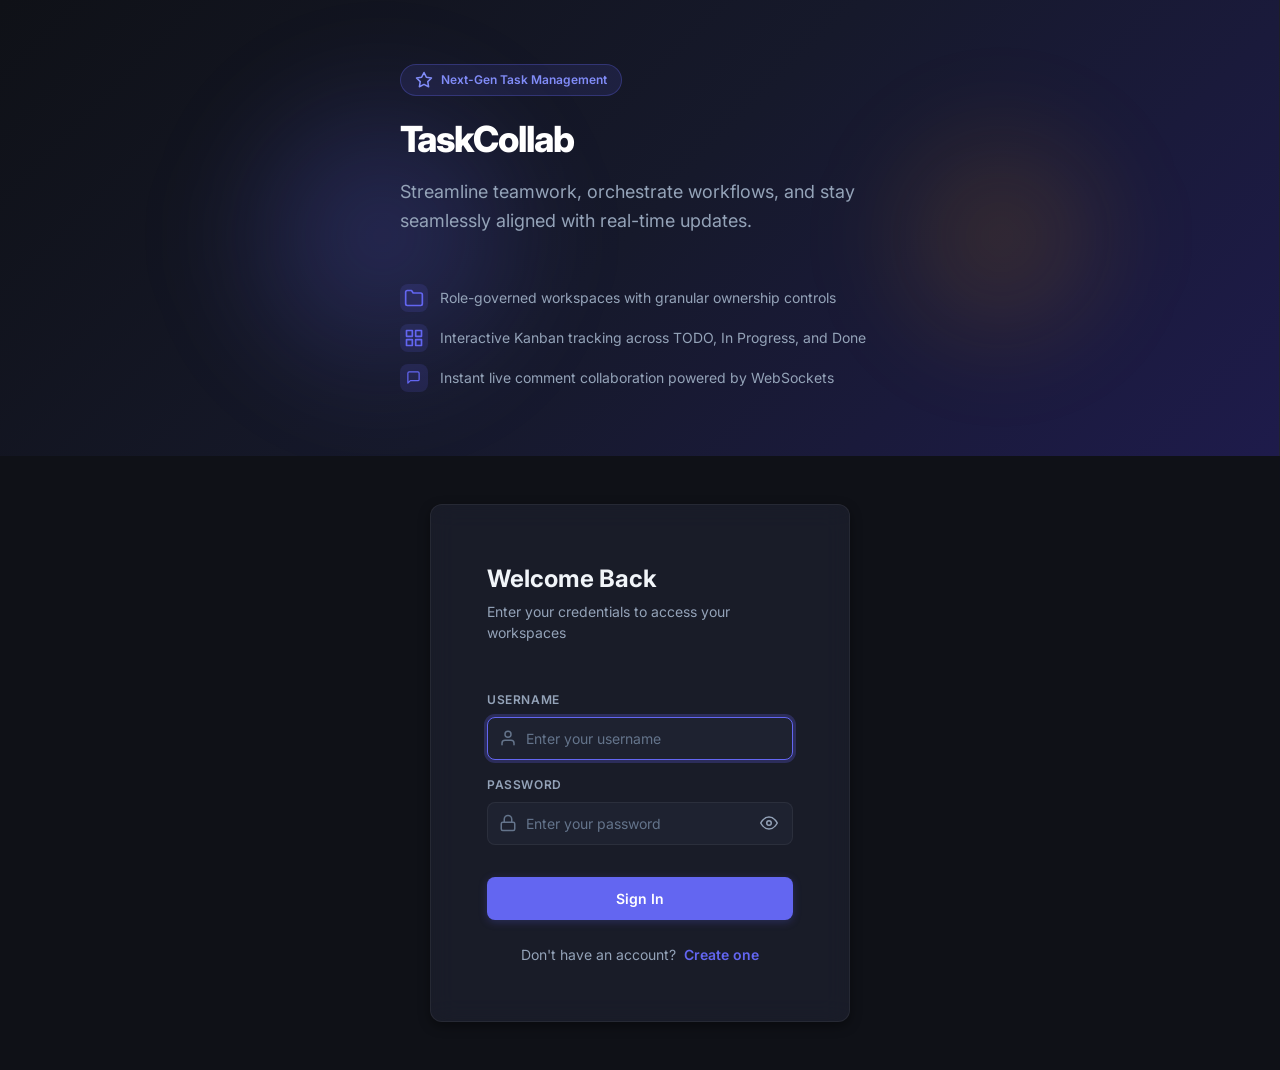
<file: frontend/index.html>
<!DOCTYPE html>
<html lang="en">
<head>
    <meta charset="UTF-8">
    <meta name="viewport" content="width=device-width, initial-scale=1.0">
    <meta name="description" content="TaskCollab — High-performance real-time task collaboration platform.">
    <title>TaskCollab — Real-time Task Collaboration</title>

    <!-- Google Fonts -->
    <link rel="preconnect" href="https://fonts.googleapis.com">
    <link rel="preconnect" href="https://fonts.gstatic.com" crossorigin>
    <link href="https://fonts.googleapis.com/css2?family=Inter:wght@400;500;600;700;800&display=swap" rel="stylesheet">

    <!-- Stylesheets -->
    <link rel="stylesheet" href="css/variables.css">
    <link rel="stylesheet" href="css/reset.css">
    <link rel="stylesheet" href="css/base.css">
    <link rel="stylesheet" href="css/layout.css">
    <link rel="stylesheet" href="css/components.css">
    <link rel="stylesheet" href="css/pages.css">
    <link rel="stylesheet" href="css/animations.css">
</head>
<body>
    <div id="app">
        <!-- Sidebar Navigation -->
        <aside id="sidebar"></aside>

        <!-- Main Body -->
        <div class="app-body">
            <header id="app-header"></header>

            <main id="main-content"></main>

            <footer id="app-footer">
                <span class="status-indicator">
                    <span class="status-dot disconnected"></span>
                    <span>Real-time Broker</span>
                </span>
                <span class="copyright">TaskCollab &copy; 2026</span>
            </footer>
        </div>
    </div>

    <!-- Toast Notification Container -->
    <div id="toast-container"></div>

    <!-- External Client Libraries -->
    <script src="lib/sockjs.min.js"></script>
    <script src="lib/stomp.min.js"></script>

    <!-- Core Modules -->
    <script src="js/core/utils.js"></script>
    <script src="js/core/auth.js"></script>
    <script src="js/core/api.js"></script>
    <script src="js/core/websocket.js"></script>
    <script src="js/core/router.js"></script>

    <!-- UI Components -->
    <script src="js/components/avatar.js"></script>
    <script src="js/components/badge.js"></script>
    <script src="js/components/loader.js"></script>
    <script src="js/components/modal.js"></script>
    <script src="js/components/confirm-dialog.js"></script>
    <script src="js/components/toast.js"></script>
    <script src="js/components/sidebar.js"></script>

    <!-- Pages -->
    <script src="js/pages/auth.js"></script>
    <script src="js/pages/dashboard.js"></script>
    <script src="js/pages/workspace.js"></script>
    <script src="js/pages/task-detail.js"></script>

    <!-- Application Bootstrap -->
    <script src="js/app.js"></script>
</body>
</html>
</file>
<file: frontend/css/variables.css>
:root {
  /* Backgrounds */
  --bg-primary: #0f1117;
  --bg-secondary: #161923;
  --bg-tertiary: #1e2230;
  --bg-hover: #262b3d;
  --bg-glass: rgba(30, 34, 48, 0.7);
  --bg-glass-border: rgba(255, 255, 255, 0.06);

  /* Accent Primary */
  --accent-primary: #6366f1;
  --accent-primary-hover: #818cf8;
  --accent-primary-glow: rgba(99, 102, 241, 0.25);
  --accent-primary-muted: rgba(99, 102, 241, 0.12);

  /* Accent Secondary (Amber/Orange warnings and owner indicators) */
  --accent-secondary: #f59e0b;

  /* Text Colors */
  --text-primary: #f1f5f9;
  --text-secondary: #94a3b8;
  --text-tertiary: #64748b;

  /* Status Colors */
  --status-todo: #6366f1;
  --status-in-progress: #f59e0b;
  --status-done: #22c55e;

  /* Priority Colors */
  --priority-high: #ef4444;
  --priority-medium: #f59e0b;
  --priority-low: #22c55e;

  /* Workspace Role Badges */
  --role-owner: #f59e0b;
  --role-worker: #6366f1;
  --role-viewer: #64748b;

  /* General Feedback Alerts */
  --success: #22c55e;
  --error: #ef4444;
  --warning: #f59e0b;
  --info: #3b82f6;

  /* Borders & Dividers */
  --border-default: rgba(255, 255, 255, 0.06);
  --border-hover: rgba(255, 255, 255, 0.12);

  /* Typography Fonts & Sizes */
  --font-primary: 'Inter', -apple-system, BlinkMacSystemFont, sans-serif;
  --text-xs: 0.75rem;     /* 12px */
  --text-sm: 0.875rem;    /* 14px */
  --text-base: 1rem;      /* 16px */
  --text-lg: 1.125rem;    /* 18px */
  --text-xl: 1.25rem;     /* 20px */
  --text-2xl: 1.5rem;     /* 24px */
  --text-3xl: 1.875rem;   /* 30px */
  --text-4xl: 2.25rem;    /* 36px */

  /* Spacing Scale (8px Grid) */
  --space-1: 4px;
  --space-2: 8px;
  --space-3: 12px;
  --space-4: 16px;
  --space-5: 24px;
  --space-6: 48px;
  --space-7: 56px;
  --space-8: 64px;

  /* Border Radii */
  --radius-sm: 6px;
  --radius-md: 8px;
  --radius-lg: 12px;
  --radius-xl: 16px;
  --radius-full: 9999px;

  /* Shadow & Elevation Effects */
  --shadow-sm: 0 1px 3px rgba(0, 0, 0, 0.3);
  --shadow-md: 0 4px 12px rgba(0, 0, 0, 0.4);
  --shadow-lg: 0 8px 24px rgba(0, 0, 0, 0.5);
  --shadow-xl: 0 16px 48px rgba(0, 0, 0, 0.6);

  /* Animation Timing Transitions */
  --ease-out: cubic-bezier(0.16, 1, 0.3, 1);

  /* App Shell Sizing */
  --sidebar-width: 260px;
  --sidebar-collapsed: 64px;
}
</file>
<file: frontend/css/base.css>
/* Global Base Styles */
body {
  font-family: var(--font-primary);
  background-color: var(--bg-primary);
  color: var(--text-primary);
  overflow-x: hidden;
}

/* Custom Scrollbar for Dark Theme */
::-webkit-scrollbar {
  width: 8px;
  height: 8px;
}

::-webkit-scrollbar-track {
  background: var(--bg-primary);
}

::-webkit-scrollbar-thumb {
  background: var(--bg-tertiary);
  border-radius: var(--radius-full);
}

::-webkit-scrollbar-thumb:hover {
  background: var(--bg-hover);
}

/* Base Selection Highlight */
::selection {
  background-color: var(--accent-primary-glow);
  color: var(--text-primary);
}

/* Focus outline styles for accessibility */
*:focus-visible {
  outline: 2px solid var(--accent-primary);
  outline-offset: 4px;
}
</file>
<file: frontend/css/layout.css>
/* App Shell Layout */
#app {
  display: flex;
  min-height: 100vh;
  background-color: var(--bg-primary);
  color: var(--text-primary);
  position: relative;
}

/* Sidebar Shell */
#sidebar {
  width: var(--sidebar-width);
  min-width: var(--sidebar-width);
  height: 100vh;
  position: sticky;
  top: 0;
  left: 0;
  background: var(--bg-secondary);
  border-right: 1px solid var(--border-default);
  display: flex;
  flex-direction: column;
  z-index: 40;
  transition: width 0.3s var(--ease-out), transform 0.3s var(--ease-out);
}

#sidebar.collapsed {
  width: var(--sidebar-collapsed);
  min-width: var(--sidebar-collapsed);
}

/* App Body (Header + Main Content + Footer) */
.app-body {
  flex: 1;
  display: flex;
  flex-direction: column;
  min-width: 0; /* Prevents flex children from overflowing */
  min-height: 100vh;
}

/* App Header */
#app-header {
  height: 64px;
  background: var(--bg-glass);
  backdrop-filter: blur(12px) saturate(150%);
  -webkit-backdrop-filter: blur(12px) saturate(150%);
  border-bottom: 1px solid var(--border-default);
  display: flex;
  align-items: center;
  justify-content: space-between;
  padding: 0 var(--space-5);
  position: sticky;
  top: 0;
  z-index: 30;
}

.header-left, .header-right {
  display: flex;
  align-items: center;
  gap: var(--space-3);
}

/* Breadcrumb Navigation */
.breadcrumb {
  display: flex;
  align-items: center;
  gap: var(--space-2);
  font-size: var(--text-sm);
  color: var(--text-secondary);
}

.breadcrumb a {
  color: var(--text-secondary);
  transition: color 0.15s ease;
}

.breadcrumb a:hover {
  color: var(--text-primary);
}

.breadcrumb-separator {
  color: var(--text-tertiary);
}

.breadcrumb-current {
  color: var(--text-primary);
  font-weight: 500;
}

/* Main Content Area */
#main-content {
  flex: 1;
  padding: var(--space-5);
  display: flex;
  flex-direction: column;
  max-width: 1600px;
  width: 100%;
  margin: 0 auto;
}

/* Fullscreen pages (like Auth) */
#main-content.auth-page {
  padding: 0;
  max-width: 100%;
}

/* Footer */
#app-footer {
  height: 44px;
  background: var(--bg-secondary);
  border-top: 1px solid var(--border-default);
  display: flex;
  align-items: center;
  justify-content: space-between;
  padding: 0 var(--space-5);
  font-size: var(--text-xs);
  color: var(--text-tertiary);
  margin-top: auto;
}

.status-indicator {
  display: flex;
  align-items: center;
  gap: var(--space-2);
}

.status-dot {
  width: 8px;
  height: 8px;
  border-radius: var(--radius-full);
  background-color: var(--success);
  box-shadow: 0 0 8px rgba(34, 197, 94, 0.4);
}

.status-dot.disconnected {
  background-color: var(--error);
  box-shadow: 0 0 8px rgba(239, 68, 68, 0.4);
}

/* Toast Container */
#toast-container {
  position: fixed;
  bottom: 24px;
  right: 24px;
  display: flex;
  flex-direction: column;
  gap: var(--space-3);
  z-index: 100;
  pointer-events: none;
}

/* Mobile Sidebar Backdrop */
.sidebar-backdrop {
  display: none;
  position: fixed;
  inset: 0;
  background: rgba(0, 0, 0, 0.6);
  backdrop-filter: blur(4px);
  -webkit-backdrop-filter: blur(4px);
  z-index: 39;
}

/* Responsive Media Queries */
@media (max-width: 1024px) {
  #sidebar {
    width: var(--sidebar-collapsed);
    min-width: var(--sidebar-collapsed);
  }
}

@media (max-width: 768px) {
  #sidebar {
    position: fixed;
    transform: translateX(-100%);
    width: var(--sidebar-width);
    min-width: var(--sidebar-width);
    z-index: 50;
  }

  #sidebar.mobile-open {
    transform: translateX(0);
  }

  .sidebar-backdrop.active {
    display: block;
  }

  #main-content {
    padding: var(--space-4);
  }

  #app-header {
    padding: 0 var(--space-4);
  }
}
</file>
<file: frontend/css/components.css>
/* ==========================================================================
   BUTTONS
   ========================================================================== */
.btn {
  display: inline-flex;
  align-items: center;
  justify-content: center;
  gap: var(--space-2);
  padding: 10px 18px;
  font-size: var(--text-sm);
  font-weight: 600;
  border-radius: var(--radius-md);
  border: 1px solid transparent;
  cursor: pointer;
  transition: all 0.2s ease;
  user-select: none;
  white-space: nowrap;
}

.btn:active {
  transform: scale(0.98);
}

.btn:disabled, .btn[aria-disabled="true"] {
  opacity: 0.5;
  cursor: not-allowed;
  transform: none !important;
}

.btn-primary {
  background-color: var(--accent-primary);
  color: #ffffff;
  box-shadow: 0 2px 8px var(--accent-primary-glow);
}

.btn-primary:hover:not(:disabled) {
  background-color: var(--accent-primary-hover);
  box-shadow: 0 4px 14px rgba(99, 102, 241, 0.4);
  transform: translateY(-1px);
}

.btn-secondary {
  background: var(--bg-tertiary);
  color: var(--text-primary);
  border: 1px solid var(--border-default);
}

.btn-secondary:hover:not(:disabled) {
  background: var(--bg-hover);
  border-color: var(--border-hover);
  color: var(--text-primary);
}

.btn-danger {
  background: rgba(239, 68, 68, 0.12);
  color: #f87171;
  border: 1px solid rgba(239, 68, 68, 0.3);
}

.btn-danger:hover:not(:disabled) {
  background: rgba(239, 68, 68, 0.2);
  color: #ef4444;
  border-color: #ef4444;
}

.btn-ghost {
  background: transparent;
  color: var(--text-secondary);
}

.btn-ghost:hover:not(:disabled) {
  background: var(--bg-hover);
  color: var(--text-primary);
}

.btn-icon {
  width: 36px;
  height: 36px;
  padding: 0;
  border-radius: var(--radius-md);
  background: transparent;
  color: var(--text-secondary);
  border: none;
  cursor: pointer;
  display: inline-flex;
  align-items: center;
  justify-content: center;
  transition: all 0.15s ease;
}

.btn-icon:hover {
  background: var(--bg-hover);
  color: var(--text-primary);
}

.btn-sm {
  padding: 6px 12px;
  font-size: var(--text-xs);
}

.btn-full {
  width: 100%;
}

/* ==========================================================================
   FORM INPUTS & LABELS
   ========================================================================== */
.form-group {
  display: flex;
  flex-direction: column;
  gap: var(--space-2);
  margin-bottom: var(--space-4);
  position: relative;
}

.form-label {
  font-size: var(--text-xs);
  font-weight: 600;
  color: var(--text-secondary);
  text-transform: uppercase;
  letter-spacing: 0.05em;
}

.input, .textarea, .select {
  width: 100%;
  background: var(--bg-tertiary);
  border: 1px solid var(--border-default);
  border-radius: var(--radius-md);
  color: var(--text-primary);
  padding: 10px 14px;
  font-size: var(--text-sm);
  transition: all 0.2s ease;
}

.input:focus, .textarea:focus, .select:focus {
  border-color: var(--accent-primary);
  box-shadow: 0 0 0 3px var(--accent-primary-glow);
  outline: none;
}

.input::placeholder, .textarea::placeholder {
  color: var(--text-tertiary);
}

.input-icon-wrapper {
  position: relative;
  display: flex;
  align-items: center;
}

.input-icon-wrapper .input {
  padding-left: 38px;
}

.input-icon-wrapper .input-icon {
  position: absolute;
  left: 12px;
  color: var(--text-tertiary);
  pointer-events: none;
  display: flex;
  align-items: center;
  justify-content: center;
}

.input-icon-wrapper .input-right-btn {
  position: absolute;
  right: 6px;
}

.textarea {
  min-height: 80px;
  resize: vertical;
}

.select {
  cursor: pointer;
  appearance: none;
  background-image: url("data:image/svg+xml,%3Csvg xmlns='http://www.w3.org/2000/svg' width='16' height='16' viewBox='0 0 24 24' fill='none' stroke='%2394a3b8' stroke-width='2' stroke-linecap='round' stroke-linejoin='round'%3E%3Cpolyline points='6 9 12 15 18 9'%3E%3C/polyline%3E%3C/svg%3E");
  background-repeat: no-repeat;
  background-position: right 12px center;
  padding-right: 36px;
}

.select option {
  background: var(--bg-secondary);
  color: var(--text-primary);
}

.form-error {
  font-size: var(--text-xs);
  color: var(--error);
  margin-top: 2px;
  display: flex;
  align-items: center;
  gap: var(--space-1);
}

.input.has-error, .textarea.has-error {
  border-color: var(--error);
  box-shadow: 0 0 0 2px rgba(239, 68, 68, 0.2);
}

/* ==========================================================================
   CARDS & SURFACES
   ========================================================================== */
.card {
  background: var(--bg-tertiary);
  border: 1px solid var(--border-default);
  border-radius: var(--radius-lg);
  padding: var(--space-5);
  box-shadow: var(--shadow-sm);
  transition: all 0.2s var(--ease-out);
}

.card-glass {
  background: var(--bg-glass);
  backdrop-filter: blur(12px) saturate(150%);
  -webkit-backdrop-filter: blur(12px) saturate(150%);
  border: 1px solid var(--bg-glass-border);
  border-radius: var(--radius-lg);
  padding: var(--space-5);
  box-shadow: var(--shadow-md);
  transition: all 0.2s var(--ease-out);
}

.card-interactive {
  cursor: pointer;
}

.card-interactive:hover {
  transform: translateY(-2px);
  box-shadow: var(--shadow-md);
  border-color: var(--border-hover);
}

/* ==========================================================================
   BADGES (Pill style)
   ========================================================================== */
.badge {
  display: inline-flex;
  align-items: center;
  gap: var(--space-1);
  padding: 3px 10px;
  border-radius: var(--radius-full);
  font-size: var(--text-xs);
  font-weight: 600;
  letter-spacing: 0.04em;
  text-transform: uppercase;
  white-space: nowrap;
}

/* Status variants */
.badge-status-todo {
  background: rgba(99, 102, 241, 0.15);
  color: #818cf8;
}

.badge-status-in_progress {
  background: rgba(245, 158, 11, 0.15);
  color: #fbbf24;
}

.badge-status-done {
  background: rgba(34, 197, 94, 0.15);
  color: #4ade80;
}

/* Priority variants */
.badge-priority-high {
  background: rgba(239, 68, 68, 0.15);
  color: #f87171;
}

.badge-priority-medium {
  background: rgba(245, 158, 11, 0.15);
  color: #fbbf24;
}

.badge-priority-low {
  background: rgba(34, 197, 94, 0.15);
  color: #4ade80;
}

/* Role variants */
.badge-role-owner {
  background: rgba(245, 158, 11, 0.15);
  color: #fbbf24;
}

.badge-role-worker {
  background: rgba(99, 102, 241, 0.15);
  color: #818cf8;
}

.badge-role-viewer {
  background: rgba(100, 116, 139, 0.15);
  color: #94a3b8;
}

/* ==========================================================================
   AVATARS
   ========================================================================== */
.avatar {
  border-radius: var(--radius-full);
  display: inline-flex;
  align-items: center;
  justify-content: center;
  color: #ffffff;
  font-weight: 600;
  user-select: none;
  flex-shrink: 0;
  background-color: var(--accent-primary);
}

.avatar-sm {
  width: 28px;
  height: 28px;
  font-size: 11px;
}

.avatar-md {
  width: 36px;
  height: 36px;
  font-size: var(--text-sm);
}

.avatar-lg {
  width: 48px;
  height: 48px;
  font-size: var(--text-base);
}

/* ==========================================================================
   NATIVE DIALOG / MODAL
   ========================================================================== */
dialog.modal-dialog {
  padding: 0;
  border: none;
  background: transparent;
  color: inherit;
  margin: auto;
  max-width: 520px;
  width: 90vw;
  box-shadow: none;
}

dialog.modal-dialog::backdrop {
  background: rgba(0, 0, 0, 0.65);
  backdrop-filter: blur(6px);
  -webkit-backdrop-filter: blur(6px);
  animation: fadeIn 0.2s var(--ease-out);
}

.modal-panel {
  background: var(--bg-secondary);
  border: 1px solid var(--border-hover);
  border-radius: var(--radius-xl);
  box-shadow: var(--shadow-xl);
  overflow: hidden;
  animation: slideUp 0.3s var(--ease-out);
}

.modal-header {
  display: flex;
  align-items: center;
  justify-content: space-between;
  padding: var(--space-5) var(--space-6);
  border-bottom: 1px solid var(--border-default);
}

.modal-header h3 {
  font-size: var(--text-lg);
  font-weight: 600;
  color: var(--text-primary);
}

.modal-body {
  padding: var(--space-6);
  max-height: 75vh;
  overflow-y: auto;
}

.modal-footer {
  display: flex;
  align-items: center;
  justify-content: flex-end;
  gap: var(--space-3);
  padding: var(--space-4) var(--space-6);
  background: var(--bg-primary);
  border-top: 1px solid var(--border-default);
}

/* ==========================================================================
   TOAST NOTIFICATIONS
   ========================================================================== */
.toast {
  background: var(--bg-secondary);
  border: 1px solid var(--border-default);
  border-radius: var(--radius-md);
  box-shadow: var(--shadow-lg);
  padding: 12px 16px;
  min-width: 320px;
  max-width: 440px;
  display: flex;
  align-items: center;
  gap: var(--space-3);
  pointer-events: auto;
  animation: slideInRight 0.3s var(--ease-out);
  border-left: 4px solid var(--accent-primary);
  transition: transform 0.2s ease, opacity 0.2s ease;
}

.toast.toast-success {
  border-left-color: var(--success);
}

.toast.toast-error {
  border-left-color: var(--error);
}

.toast.toast-info {
  border-left-color: var(--info);
}

.toast-icon {
  flex-shrink: 0;
}

.toast.toast-success .toast-icon {
  color: var(--success);
}

.toast.toast-error .toast-icon {
  color: var(--error);
}

.toast.toast-info .toast-icon {
  color: var(--info);
}

.toast-message {
  flex: 1;
  font-size: var(--text-sm);
  color: var(--text-primary);
  line-height: 1.4;
}

.toast-close {
  background: transparent;
  border: none;
  color: var(--text-tertiary);
  cursor: pointer;
  padding: 2px;
  display: flex;
  align-items: center;
  border-radius: var(--radius-sm);
  transition: color 0.15s ease;
}

.toast-close:hover {
  color: var(--text-primary);
}

.toast.dismissing {
  animation: slideOutRight 0.25s var(--ease-out) forwards;
}

/* ==========================================================================
   SLIDE-OVER PANEL (TASK DETAIL DRAWER)
   ========================================================================== */
.slide-over-backdrop {
  position: fixed;
  inset: 0;
  background: rgba(0, 0, 0, 0.65);
  backdrop-filter: blur(4px);
  -webkit-backdrop-filter: blur(4px);
  z-index: 50;
  display: flex;
  justify-content: flex-end;
  animation: fadeIn 0.2s var(--ease-out);
}

.slide-over-panel {
  width: 460px;
  max-width: 100vw;
  height: 100vh;
  background: var(--bg-secondary);
  border-left: 1px solid var(--border-default);
  box-shadow: var(--shadow-xl);
  display: flex;
  flex-direction: column;
  animation: slideInRight 0.3s var(--ease-out);
  overflow-y: hidden;
}

.slide-over-header {
  padding: var(--space-5);
  border-bottom: 1px solid var(--border-default);
  display: flex;
  align-items: flex-start;
  justify-content: space-between;
  gap: var(--space-4);
}

.slide-over-body {
  flex: 1;
  padding: var(--space-5);
  overflow-y: auto;
  display: flex;
  flex-direction: column;
  gap: var(--space-5);
}

.slide-over-footer {
  padding: var(--space-4) var(--space-5);
  border-top: 1px solid var(--border-default);
  display: flex;
  align-items: center;
  justify-content: space-between;
  background: var(--bg-primary);
}

/* ==========================================================================
   TABS
   ========================================================================== */
.tab-bar {
  display: flex;
  align-items: center;
  gap: var(--space-4);
  border-bottom: 1px solid var(--border-default);
  position: relative;
  margin-bottom: var(--space-5);
}

.tab-item {
  padding: var(--space-3) var(--space-2);
  font-size: var(--text-sm);
  font-weight: 600;
  color: var(--text-secondary);
  cursor: pointer;
  border-bottom: 2px solid transparent;
  transition: all 0.2s ease;
  display: flex;
  align-items: center;
  gap: var(--space-2);
}

.tab-item:hover {
  color: var(--text-primary);
}

.tab-item.active {
  color: var(--accent-primary);
  border-bottom-color: var(--accent-primary);
}

/* ==========================================================================
   LOADER & SKELETON
   ========================================================================== */
.spinner {
  width: 24px;
  height: 24px;
  border: 3px solid rgba(255, 255, 255, 0.1);
  border-top-color: var(--accent-primary);
  border-radius: var(--radius-full);
  animation: spin 0.8s linear infinite;
  display: inline-block;
}

.spinner-sm {
  width: 16px;
  height: 16px;
  border-width: 2px;
}

.skeleton {
  background: linear-gradient(90deg, var(--bg-tertiary) 25%, var(--bg-hover) 50%, var(--bg-tertiary) 75%);
  background-size: 200% 100%;
  animation: shimmer 1.5s infinite;
  border-radius: var(--radius-md);
}

.skeleton-text {
  height: 14px;
  margin-bottom: 8px;
}

.skeleton-card {
  height: 140px;
  border-radius: var(--radius-lg);
}

/* ==========================================================================
   EMPTY STATE
   ========================================================================== */
.empty-state {
  display: flex;
  flex-direction: column;
  align-items: center;
  justify-content: center;
  text-align: center;
  padding: var(--space-8) var(--space-4);
  color: var(--text-tertiary);
}

.empty-state-icon {
  width: 56px;
  height: 56px;
  border-radius: var(--radius-full);
  background: var(--accent-primary-muted);
  color: var(--accent-primary);
  display: flex;
  align-items: center;
  justify-content: center;
  margin-bottom: var(--space-4);
}

.empty-state-title {
  font-size: var(--text-lg);
  font-weight: 600;
  color: var(--text-primary);
  margin-bottom: var(--space-1);
}

.empty-state-desc {
  font-size: var(--text-sm);
  color: var(--text-secondary);
  max-width: 360px;
  margin-bottom: var(--space-5);
}
</file>
<file: frontend/css/pages.css>
/* ==========================================================================
   AUTHENTICATION PAGE (LOGIN / REGISTER)
   ========================================================================== */
.auth-page {
  display: flex;
  min-height: 100vh;
  width: 100vw;
  background: var(--bg-primary);
  overflow: hidden;
}

.auth-left {
  flex: 1.2;
  background: linear-gradient(135deg, #0f1117 0%, #16192b 50%, #1e1b4b 100%);
  display: flex;
  flex-direction: column;
  justify-content: center;
  padding: var(--space-8);
  position: relative;
  overflow: hidden;
  border-right: 1px solid var(--border-default);
}

.auth-branding {
  position: relative;
  z-index: 10;
  max-width: 480px;
  margin: 0 auto;
}

.auth-brand-badge {
  display: inline-flex;
  align-items: center;
  gap: var(--space-2);
  background: var(--accent-primary-muted);
  border: 1px solid rgba(99, 102, 241, 0.3);
  padding: 6px 14px;
  border-radius: var(--radius-full);
  font-size: var(--text-xs);
  font-weight: 600;
  color: #818cf8;
  margin-bottom: var(--space-4);
}

.auth-logo {
  font-size: var(--text-4xl);
  font-weight: 800;
  letter-spacing: -0.03em;
  background: linear-gradient(135deg, #ffffff 40%, #818cf8 100%);
  -webkit-background-clip: text;
  -webkit-text-fill-color: transparent;
  margin-bottom: var(--space-3);
}

.auth-tagline {
  font-size: var(--text-lg);
  color: var(--text-secondary);
  line-height: 1.6;
}

.auth-features {
  margin-top: var(--space-6);
  display: flex;
  flex-direction: column;
  gap: var(--space-3);
  position: relative;
  z-index: 10;
}

.auth-feature-item {
  display: flex;
  align-items: center;
  gap: var(--space-3);
  font-size: var(--text-sm);
  color: var(--text-secondary);
}

.auth-feature-icon {
  width: 28px;
  height: 28px;
  border-radius: var(--radius-md);
  background: rgba(99, 102, 241, 0.15);
  color: var(--accent-primary);
  display: flex;
  align-items: center;
  justify-content: center;
  flex-shrink: 0;
}

/* Floating background ambient orbs */
.auth-glow-orb-1 {
  position: absolute;
  width: 380px;
  height: 380px;
  border-radius: var(--radius-full);
  background: radial-gradient(circle, rgba(99, 102, 241, 0.25) 0%, transparent 70%);
  top: 10%;
  left: 15%;
  filter: blur(40px);
  animation: floatSlow 8s ease-in-out infinite;
}

.auth-glow-orb-2 {
  position: absolute;
  width: 300px;
  height: 300px;
  border-radius: var(--radius-full);
  background: radial-gradient(circle, rgba(245, 158, 11, 0.15) 0%, transparent 70%);
  bottom: 15%;
  right: 10%;
  filter: blur(40px);
  animation: floatSlow 10s ease-in-out infinite reverse;
}

.auth-right {
  flex: 1;
  display: flex;
  align-items: center;
  justify-content: center;
  padding: var(--space-6);
  background: var(--bg-primary);
}

.auth-card {
  width: 100%;
  max-width: 420px;
  padding: var(--space-7);
}

.auth-card-header {
  margin-bottom: var(--space-6);
}

.auth-card-header h2 {
  font-size: var(--text-2xl);
  font-weight: 700;
  color: var(--text-primary);
  margin-bottom: var(--space-1);
}

.auth-card-header p {
  font-size: var(--text-sm);
  color: var(--text-secondary);
}

.auth-switch {
  margin-top: var(--space-5);
  text-align: center;
  font-size: var(--text-sm);
  color: var(--text-secondary);
}

.auth-switch a {
  color: var(--accent-primary);
  font-weight: 600;
  margin-left: var(--space-1);
}

.auth-switch a:hover {
  text-decoration: underline;
}

@media (max-width: 900px) {
  .auth-left {
    display: none;
  }
  .auth-right {
    flex: 1;
    padding: var(--space-4);
  }
}

/* ==========================================================================
   SIDEBAR COMPONENT STYLES
   ========================================================================== */
.sidebar-header {
  height: 64px;
  display: flex;
  align-items: center;
  justify-content: space-between;
  padding: 0 var(--space-4);
  border-bottom: 1px solid var(--border-default);
}

.sidebar-logo {
  display: flex;
  align-items: center;
  gap: var(--space-3);
  font-weight: 700;
  font-size: var(--text-base);
  color: var(--text-primary);
  text-decoration: none;
}

.sidebar-logo-icon {
  width: 32px;
  height: 32px;
  background: linear-gradient(135deg, var(--accent-primary) 0%, #a855f7 100%);
  border-radius: var(--radius-md);
  display: flex;
  align-items: center;
  justify-content: center;
  color: #fff;
  font-weight: 800;
  font-size: var(--text-sm);
}

.sidebar-nav {
  flex: 1;
  padding: var(--space-4) var(--space-2);
  display: flex;
  flex-direction: column;
  gap: var(--space-1);
  overflow-y: auto;
}

.nav-section-title {
  font-size: 11px;
  font-weight: 600;
  text-transform: uppercase;
  letter-spacing: 0.06em;
  color: var(--text-tertiary);
  padding: var(--space-2) var(--space-3);
  margin-top: var(--space-3);
}

.nav-item {
  display: flex;
  align-items: center;
  gap: var(--space-3);
  padding: 9px 12px;
  border-radius: var(--radius-md);
  color: var(--text-secondary);
  font-size: var(--text-sm);
  font-weight: 500;
  transition: all 0.15s ease;
  position: relative;
}

.nav-item:hover {
  background: var(--bg-hover);
  color: var(--text-primary);
}

.nav-item.active {
  background: var(--accent-primary-muted);
  color: var(--accent-primary);
  font-weight: 600;
}

.nav-item.active::before {
  content: '';
  position: absolute;
  left: 0;
  top: 6px;
  bottom: 6px;
  width: 3px;
  background: var(--accent-primary);
  border-radius: 0 var(--radius-sm) var(--radius-sm) 0;
}

.sidebar-user {
  padding: var(--space-4);
  border-top: 1px solid var(--border-default);
  display: flex;
  align-items: center;
  justify-content: space-between;
  gap: var(--space-3);
}

.user-info {
  display: flex;
  align-items: center;
  gap: var(--space-3);
  min-width: 0;
}

.user-text {
  min-width: 0;
}

.user-name {
  font-size: var(--text-sm);
  font-weight: 600;
  color: var(--text-primary);
  white-space: nowrap;
  overflow: hidden;
  text-overflow: ellipsis;
}

.user-email {
  font-size: var(--text-xs);
  color: var(--text-tertiary);
  white-space: nowrap;
  overflow: hidden;
  text-overflow: ellipsis;
}

/* ==========================================================================
   DASHBOARD PAGE
   ========================================================================== */
.dashboard-header {
  display: flex;
  align-items: center;
  justify-content: space-between;
  margin-bottom: var(--space-6);
  gap: var(--space-4);
  flex-wrap: wrap;
}

.dashboard-title-group h1 {
  font-size: var(--text-2xl);
  font-weight: 700;
  color: var(--text-primary);
  letter-spacing: -0.02em;
}

.dashboard-title-group p {
  font-size: var(--text-sm);
  color: var(--text-secondary);
  margin-top: 2px;
}

.dashboard-actions {
  display: flex;
  align-items: center;
  gap: var(--space-3);
}

.workspace-section {
  margin-bottom: var(--space-7);
}

.section-header {
  display: flex;
  align-items: center;
  justify-content: space-between;
  margin-bottom: var(--space-4);
}

.section-title {
  display: flex;
  align-items: center;
  gap: var(--space-2);
  font-size: var(--text-lg);
  font-weight: 600;
  color: var(--text-primary);
}

.section-count {
  font-size: var(--text-xs);
  padding: 2px 8px;
  background: var(--bg-hover);
  border-radius: var(--radius-full);
  color: var(--text-secondary);
}

.workspace-grid {
  display: grid;
  grid-template-columns: repeat(auto-fill, minmax(320px, 1fr));
  gap: var(--space-4);
}

.workspace-card {
  display: flex;
  flex-direction: column;
  justify-content: space-between;
  height: 190px;
}

.workspace-card-top {
  display: flex;
  align-items: flex-start;
  justify-content: space-between;
  gap: var(--space-3);
  margin-bottom: var(--space-3);
}

.workspace-card-title {
  font-size: var(--text-base);
  font-weight: 600;
  color: var(--text-primary);
  overflow: hidden;
  text-overflow: ellipsis;
  white-space: nowrap;
}

.workspace-card-desc {
  font-size: var(--text-sm);
  color: var(--text-secondary);
  line-height: 1.5;
  display: -webkit-box;
  -webkit-line-clamp: 2;
  -webkit-box-orient: vertical;
  overflow: hidden;
  margin-bottom: var(--space-4);
}

.workspace-card-bottom {
  display: flex;
  align-items: center;
  justify-content: space-between;
  border-top: 1px solid var(--border-default);
  padding-top: var(--space-3);
  font-size: var(--text-xs);
  color: var(--text-tertiary);
}

/* ==========================================================================
   WORKSPACE DETAIL PAGE (KANBAN & MEMBERS)
   ========================================================================== */
.workspace-page-header {
  margin-bottom: var(--space-5);
}

.workspace-header-main {
  display: flex;
  align-items: flex-start;
  justify-content: space-between;
  gap: var(--space-4);
  flex-wrap: wrap;
  margin-bottom: var(--space-4);
}

.workspace-info h1 {
  font-size: var(--text-3xl);
  font-weight: 700;
  letter-spacing: -0.02em;
  color: var(--text-primary);
}

.workspace-info p {
  font-size: var(--text-sm);
  color: var(--text-secondary);
  margin-top: 4px;
  max-width: 700px;
}

.workspace-header-actions {
  display: flex;
  align-items: center;
  gap: var(--space-3);
}

/* Kanban Board Columns */
.kanban-board {
  display: grid;
  grid-template-columns: repeat(3, 1fr);
  gap: var(--space-5);
  align-items: flex-start;
  min-height: calc(100vh - 280px);
}

.kanban-col {
  background: var(--bg-secondary);
  border: 1px solid var(--border-default);
  border-radius: var(--radius-lg);
  display: flex;
  flex-direction: column;
  max-height: calc(100vh - 250px);
  position: relative;
  overflow: hidden;
}

.kanban-col.col-todo {
  border-top: 4px solid var(--status-todo);
}

.kanban-col.col-in-progress {
  border-top: 4px solid var(--status-in-progress);
}

.kanban-col.col-done {
  border-top: 4px solid var(--status-done);
}

.kanban-col-header {
  display: flex;
  align-items: center;
  justify-content: space-between;
  padding: var(--space-4);
  border-bottom: 1px solid var(--border-default);
}

.kanban-col-title {
  display: flex;
  align-items: center;
  gap: var(--space-2);
  font-size: var(--text-sm);
  font-weight: 600;
  color: var(--text-primary);
}

.kanban-col-count {
  font-size: var(--text-xs);
  padding: 1px 7px;
  border-radius: var(--radius-full);
  background: var(--bg-tertiary);
  color: var(--text-secondary);
  font-weight: 600;
}

.task-list {
  padding: var(--space-3);
  display: flex;
  flex-direction: column;
  gap: var(--space-3);
  overflow-y: auto;
  flex: 1;
}

/* Task Card */
.task-card {
  background: var(--bg-tertiary);
  border: 1px solid var(--border-default);
  border-radius: var(--radius-md);
  padding: var(--space-4);
  cursor: pointer;
  transition: all 0.18s var(--ease-out);
  display: flex;
  flex-direction: column;
  gap: var(--space-3);
}

.task-card:hover {
  transform: translateY(-2px);
  border-color: var(--border-hover);
  box-shadow: var(--shadow-md);
}

.task-card-header {
  display: flex;
  align-items: flex-start;
  justify-content: space-between;
  gap: var(--space-2);
}

.task-card-title {
  font-size: var(--text-sm);
  font-weight: 600;
  color: var(--text-primary);
  line-height: 1.4;
}

.task-card-footer {
  display: flex;
  align-items: center;
  justify-content: space-between;
  font-size: var(--text-xs);
  color: var(--text-secondary);
  margin-top: 2px;
}

.task-card-meta-left {
  display: flex;
  align-items: center;
  gap: var(--space-2);
}

.task-card-meta-right {
  display: flex;
  align-items: center;
  gap: var(--space-3);
}

.task-due-date {
  display: flex;
  align-items: center;
  gap: 4px;
}

.task-due-date.is-overdue {
  color: var(--error);
  font-weight: 600;
}

.task-comment-count {
  display: flex;
  align-items: center;
  gap: 4px;
  color: var(--text-tertiary);
}

@media (max-width: 1024px) {
  .kanban-board {
    grid-template-columns: 1fr;
    gap: var(--space-4);
  }
  .kanban-col {
    max-height: 480px;
  }
}

/* ==========================================================================
   MEMBERS MANAGEMENT TAB
   ========================================================================== */
.members-container {
  background: var(--bg-secondary);
  border: 1px solid var(--border-default);
  border-radius: var(--radius-lg);
  overflow: hidden;
}

.members-toolbar {
  display: flex;
  align-items: center;
  justify-content: space-between;
  padding: var(--space-4) var(--space-5);
  border-bottom: 1px solid var(--border-default);
}

.members-table {
  width: 100%;
  border-collapse: collapse;
}

.members-table th {
  text-align: left;
  padding: var(--space-3) var(--space-5);
  font-size: var(--text-xs);
  font-weight: 600;
  text-transform: uppercase;
  letter-spacing: 0.05em;
  color: var(--text-tertiary);
  border-bottom: 1px solid var(--border-default);
  background: var(--bg-tertiary);
}

.members-table td {
  padding: var(--space-4) var(--space-5);
  border-bottom: 1px solid var(--border-default);
  font-size: var(--text-sm);
  vertical-align: middle;
}

.members-table tr:last-child td {
  border-bottom: none;
}

.members-table tr:hover td {
  background: var(--bg-hover);
}

.member-user-cell {
  display: flex;
  align-items: center;
  gap: var(--space-3);
}

.member-user-details {
  display: flex;
  flex-direction: column;
}

.member-username {
  font-weight: 600;
  color: var(--text-primary);
}

.member-email {
  font-size: var(--text-xs);
  color: var(--text-tertiary);
}

/* ==========================================================================
   TASK DETAIL SLIDE-OVER SPECIFIC STYLES
   ========================================================================== */
.task-detail-field-group {
  display: flex;
  flex-direction: column;
  gap: var(--space-1);
}

.task-detail-label {
  font-size: var(--text-xs);
  font-weight: 600;
  text-transform: uppercase;
  color: var(--text-tertiary);
  letter-spacing: 0.05em;
}

.task-detail-title-edit {
  font-size: var(--text-xl);
  font-weight: 700;
  color: var(--text-primary);
  background: transparent;
  border: 1px solid transparent;
  border-radius: var(--radius-sm);
  padding: 4px 8px;
  width: 100%;
  transition: all 0.15s ease;
}

.task-detail-title-edit:focus {
  background: var(--bg-tertiary);
  border-color: var(--accent-primary);
  outline: none;
}

.task-detail-grid {
  display: grid;
  grid-template-columns: 1fr 1fr;
  gap: var(--space-4);
  padding: var(--space-4);
  background: var(--bg-tertiary);
  border-radius: var(--radius-md);
  border: 1px solid var(--border-default);
}

/* Comments Section */
.comments-container {
  display: flex;
  flex-direction: column;
  gap: var(--space-4);
}

.comments-header {
  display: flex;
  align-items: center;
  justify-content: space-between;
  font-size: var(--text-sm);
  font-weight: 600;
  color: var(--text-primary);
}

.comments-feed {
  display: flex;
  flex-direction: column;
  gap: var(--space-3);
  max-height: 280px;
  overflow-y: auto;
  padding-right: var(--space-2);
}

.comment-card {
  background: var(--bg-tertiary);
  border: 1px solid var(--border-default);
  border-radius: var(--radius-md);
  padding: var(--space-3);
  display: flex;
  flex-direction: column;
  gap: var(--space-2);
  animation: fadeIn 0.2s var(--ease-out);
}

.comment-card-top {
  display: flex;
  align-items: center;
  justify-content: space-between;
}

.comment-author-info {
  display: flex;
  align-items: center;
  gap: var(--space-2);
}

.comment-author-name {
  font-size: var(--text-xs);
  font-weight: 600;
  color: var(--text-primary);
}

.comment-time {
  font-size: 11px;
  color: var(--text-tertiary);
}

.comment-card-actions {
  display: flex;
  align-items: center;
  gap: 2px;
  opacity: 0;
  transition: opacity 0.15s ease;
}

.comment-card:hover .comment-card-actions {
  opacity: 1;
}

.comment-content {
  font-size: var(--text-sm);
  color: var(--text-secondary);
  line-height: 1.45;
  white-space: pre-wrap;
  word-break: break-word;
}

.comment-input-area {
  display: flex;
  gap: var(--space-2);
  align-items: flex-end;
}

.comment-input-area .textarea {
  min-height: 60px;
}
</file>
<file: frontend/css/animations.css>
/* Keyframe Animations */
@keyframes fadeIn {
  from {
    opacity: 0;
  }
  to {
    opacity: 1;
  }
}

@keyframes fadeOut {
  from {
    opacity: 1;
  }
  to {
    opacity: 0;
  }
}

@keyframes slideUp {
  from {
    opacity: 0;
    transform: translateY(20px);
  }
  to {
    opacity: 1;
    transform: translateY(0);
  }
}

@keyframes slideDown {
  from {
    opacity: 0;
    transform: translateY(-20px);
  }
  to {
    opacity: 1;
    transform: translateY(0);
  }
}

@keyframes slideInRight {
  from {
    transform: translateX(100%);
  }
  to {
    transform: translateX(0);
  }
}

@keyframes slideOutRight {
  from {
    transform: translateX(0);
  }
  to {
    transform: translateX(100%);
  }
}

@keyframes spin {
  to {
    transform: rotate(360deg);
  }
}

@keyframes shimmer {
  0% {
    background-position: -200% 0;
  }
  100% {
    background-position: 200% 0;
  }
}

@keyframes pulseGlow {
  0%, 100% {
    box-shadow: 0 0 15px var(--accent-primary-glow);
  }
  50% {
    box-shadow: 0 0 25px rgba(99, 102, 241, 0.45);
  }
}

@keyframes shake {
  0%, 100% {
    transform: translateX(0);
  }
  20%, 60% {
    transform: translateX(-6px);
  }
  40%, 80% {
    transform: translateX(6px);
  }
}

@keyframes floatSlow {
  0%, 100% {
    transform: translateY(0) rotate(0deg);
  }
  50% {
    transform: translateY(-12px) rotate(4deg);
  }
}

/* Utility Animation Classes */
.animate-fadeIn {
  animation: fadeIn 0.25s var(--ease-out) forwards;
}

.animate-slideUp {
  animation: slideUp 0.3s var(--ease-out) forwards;
}

.animate-slideInRight {
  animation: slideInRight 0.3s var(--ease-out) forwards;
}

.animate-spin {
  animation: spin 0.8s linear infinite;
}

.animate-shake {
  animation: shake 0.4s ease-in-out;
}

.animate-pulse {
  animation: pulseGlow 2s infinite ease-in-out;
}

/* Reduced Motion Preference for Accessibility */
@media (prefers-reduced-motion: reduce) {
  *, *::before, *::after {
    animation-duration: 0.01ms !important;
    animation-iteration-count: 1 !important;
    transition-duration: 0.01ms !important;
    scroll-behavior: auto !important;
  }
}
</file>
